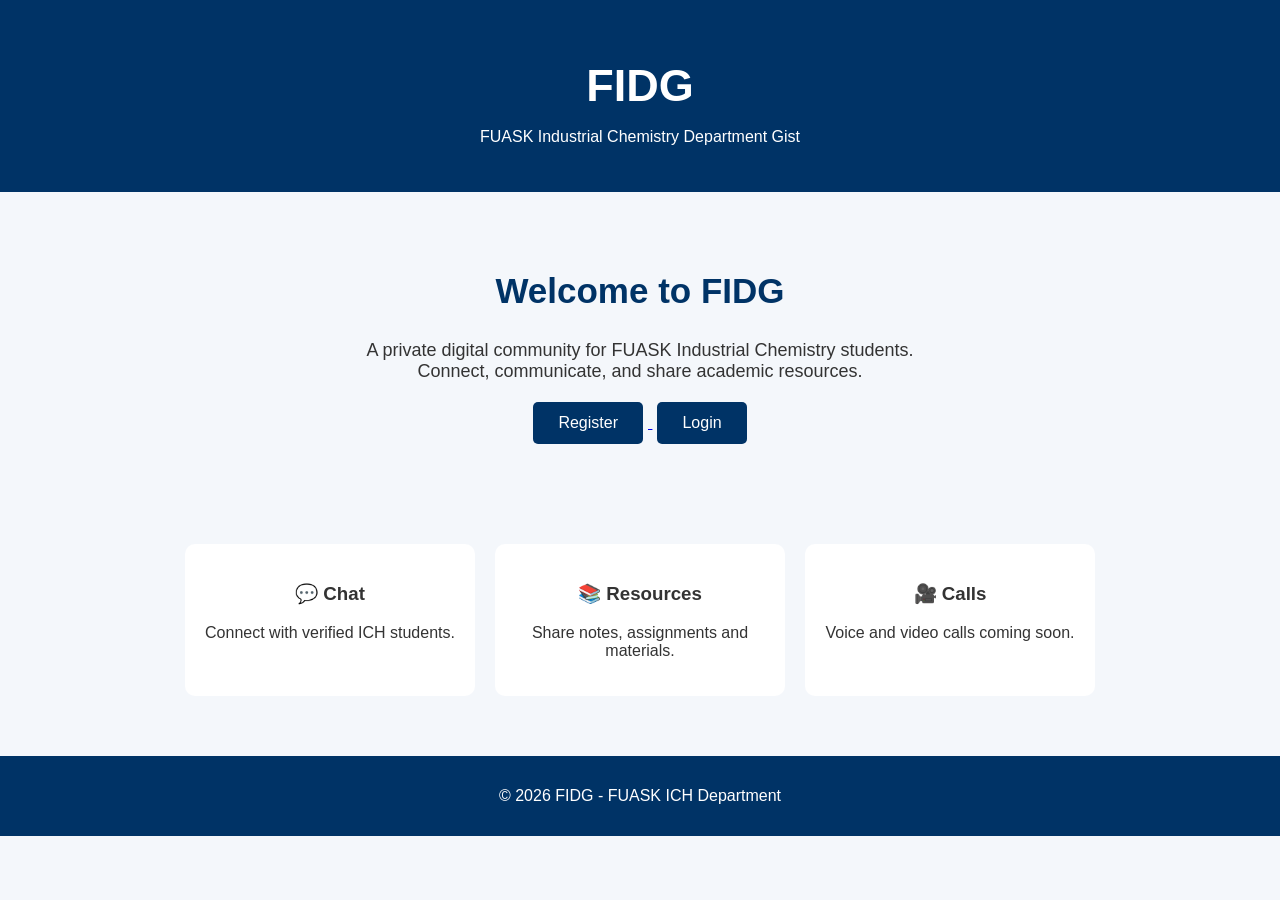
<file: index.html>
<!DOCTYPE html>
<html>
<head>
    <title>FIDG - FUASK ICH Department Gist</title>
    <link rel="stylesheet" href="style.css">
</head>

<body>

<header>
    <h1>FIDG</h1>
    <p>FUASK Industrial Chemistry Department Gist</p>
</header>

<section class="hero">
    <h2>Welcome to FIDG</h2>

    <p>
        A private digital community for FUASK Industrial Chemistry students.
        Connect, communicate, and share academic resources.
    </p>

    <a href="register.html">
    <button>Register</button>
</a>

<a href="login.html">
    <button>Login</button>
</a>
</section>

<section class="features">

    <div>
        <h3>💬 Chat</h3>
        <p>Connect with verified ICH students.</p>
    </div>

    <div>
        <h3>📚 Resources</h3>
        <p>Share notes, assignments and materials.</p>
    </div>

    <div>
        <h3>🎥 Calls</h3>
        <p>Voice and video calls coming soon.</p>
    </div>

</section>

<footer>
    <p>© 2026 FIDG - FUASK ICH Department</p>
</footer>
    
<script src="script.js"></script>
    
</body>
</html>
</file>
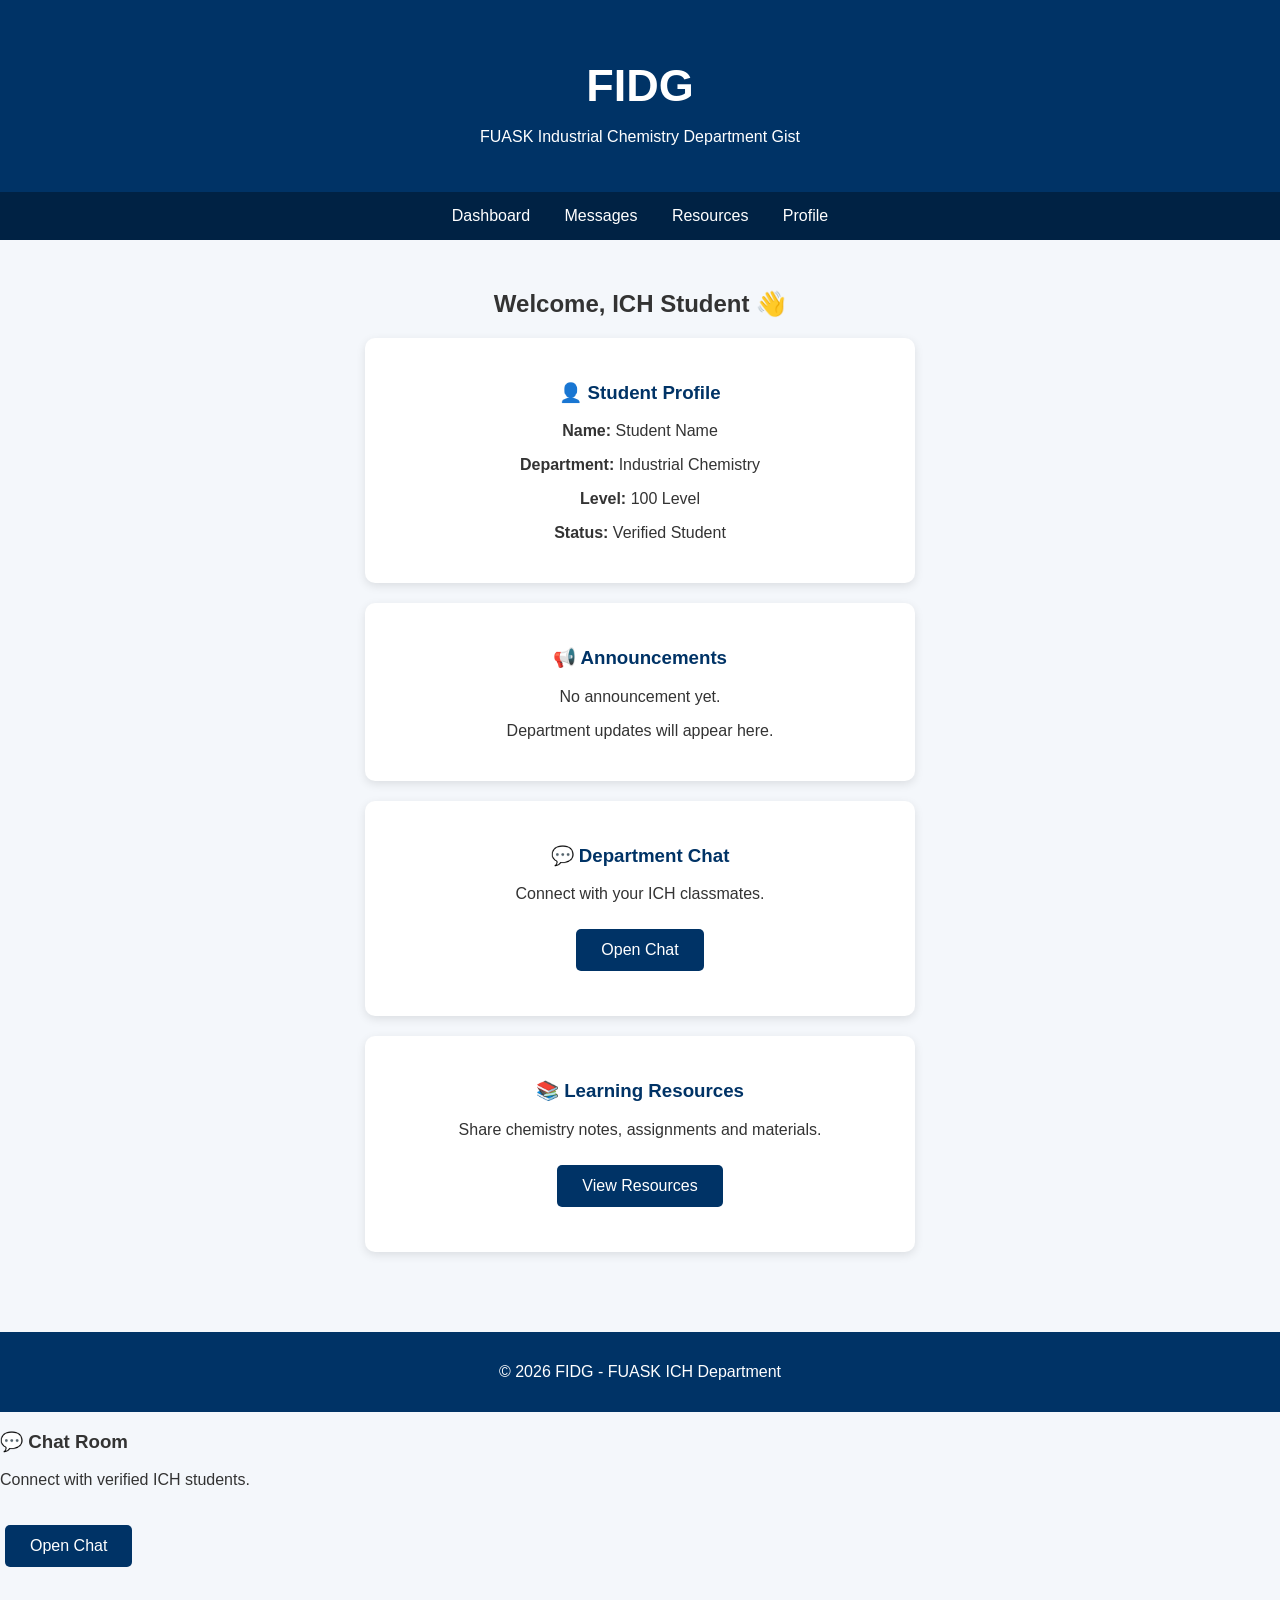
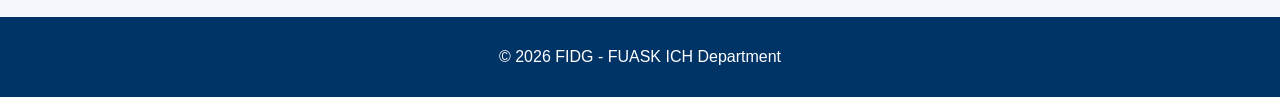
<file: dashboard.html>
<!DOCTYPE html>
<html>

<head>
    <title>FIDG Student Dashboard</title>
    <link rel="stylesheet" href="style.css">
</head>

<body>

<header>
    <h1>FIDG</h1>
    <p>FUASK Industrial Chemistry Department Gist</p>
</header>

<nav>
    <a href="dashboard.html">Dashboard</a>
    <a href="#">Messages</a>
    <a href="#">Resources</a>
    <a href="#">Profile</a>
</nav>


<section class="dashboard">

    <h2>Welcome, ICH Student 👋</h2>


    <div class="dashboard-card">

        <h3>👤 Student Profile</h3>

        <p><strong>Name:</strong> Student Name</p>
        <p><strong>Department:</strong> Industrial Chemistry</p>
        <p><strong>Level:</strong> 100 Level</p>
        <p><strong>Status:</strong> Verified Student</p>

    </div>


    <div class="dashboard-card">

        <h3>📢 Announcements</h3>

        <p>No announcement yet.</p>
        <p>Department updates will appear here.</p>

    </div>


    <div class="dashboard-card">

        <h3>💬 Department Chat</h3>

        <p>Connect with your ICH classmates.</p>

        <button>
            Open Chat
        </button>

    </div>


    <div class="dashboard-card">

        <h3>📚 Learning Resources</h3>

        <p>Share chemistry notes, assignments and materials.</p>

        <button>
            View Resources
        </button>

    </div>


</section>


<footer>
    <p>© 2026 FIDG - FUASK ICH Department</p>
</footer>


</body>
</html>
<div>
<h3>💬 Chat Room</h3>
<p>Connect with verified ICH students.</p>
<button>Open Chat</button>
</div>

</div>

</section>


<footer>
<p>© 2026 FIDG - FUASK ICH Department</p>
</footer>


</body>
</html>
</file>
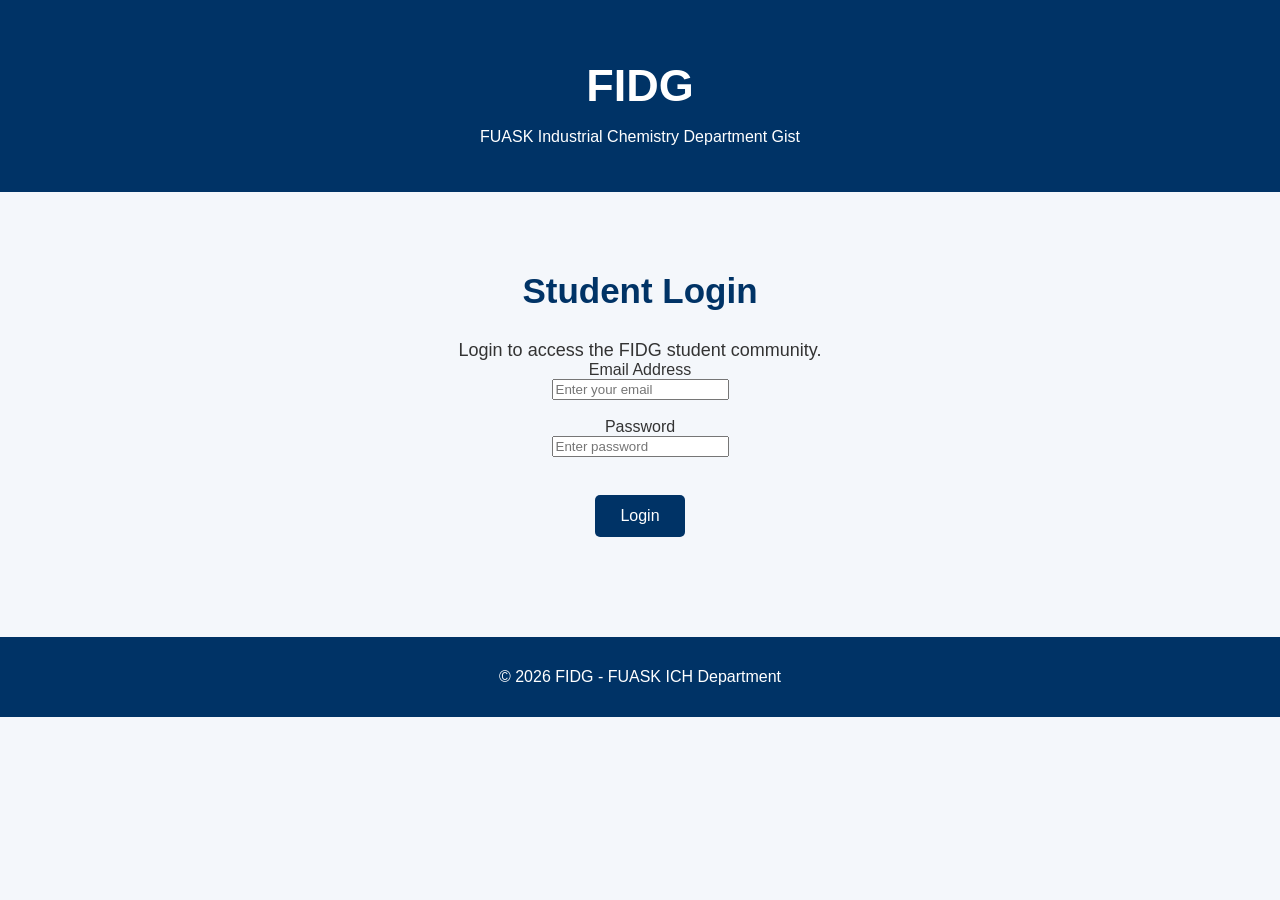
<file: login.html>
<!DOCTYPE html>
<html>

<head>
    <title>FIDG Login</title>
    <link rel="stylesheet" href="style.css">
</head>

<body>

<header>
    <h1>FIDG</h1>
    <p>FUASK Industrial Chemistry Department Gist</p>
</header>


<section class="hero">

<h2>Student Login</h2>

<p>
Login to access the FIDG student community.
</p>


<form>

<label>Email Address</label><br>
<input type="email" placeholder="Enter your email" required>

<br><br>

<label>Password</label><br>
<input type="password" placeholder="Enter password" required>

<br><br>

<a href="dashboard.html">
    <button type="button">Login</button>
</a>

</form>

</section>


<footer>
<p>© 2026 FIDG - FUASK ICH Department</p>
</footer>


</body>
</html>
</file>
<file: style.css>
body {
    font-family: Arial, sans-serif;
    margin: 0;
    background-color: #f4f7fb;
    color: #333;
}

/* Header */
header {
    background-color: #003366;
    color: white;
    text-align: center;
    padding: 30px;
}

header h1 {
    font-size: 45px;
    margin-bottom: 5px;
}

/* Welcome section */
.hero {
    text-align: center;
    padding: 50px 20px;
}

.hero h2 {
    font-size: 35px;
    color: #003366;
}

.hero p {
    font-size: 18px;
    max-width: 600px;
    margin: auto;
}

/* Buttons */
button {
    background-color: #003366;
    color: white;
    border: none;
    padding: 12px 25px;
    margin: 20px 5px;
    border-radius: 5px;
    cursor: pointer;
    font-size: 16px;
}

button:hover {
    background-color: #00509e;
}

/* Features */
.features {
    display: flex;
    justify-content: center;
    gap: 20px;
    padding: 30px;
    flex-wrap: wrap;
}

.features div {
    background-color: white;
    width: 250px;
    padding: 20px;
    text-align: center;
    border-radius: 10px;
}

/* Footer */
footer {
    background-color: #003366;
    color: white;
    text-align: center;
    padding: 15px;
    margin-top: 30px;
}
/* Dashboard Navigation */

nav {
    background-color: #002244;
    text-align: center;
    padding: 15px;
}

nav a {
    color: white;
    text-decoration: none;
    margin: 0 15px;
    font-size: 16px;
}

nav a:hover {
    text-decoration: underline;
}


/* Dashboard Layout */

.dashboard {
    padding: 30px;
    text-align: center;
}


.dashboard-card {
    background: white;
    margin: 20px auto;
    padding: 25px;
    max-width: 500px;
    border-radius: 10px;
    box-shadow: 0 3px 10px rgba(0,0,0,0.1);
}


.dashboard-card h3 {
    color: #003366;
}


/* Dashboard buttons */

.dashboard-card button {
    margin-top: 10px;
}


/* Mobile support */

@media (max-width: 600px) {

    nav a {
        display: block;
        margin: 10px;
    }

    .dashboard {
        padding: 15px;
    }

}
</file>
